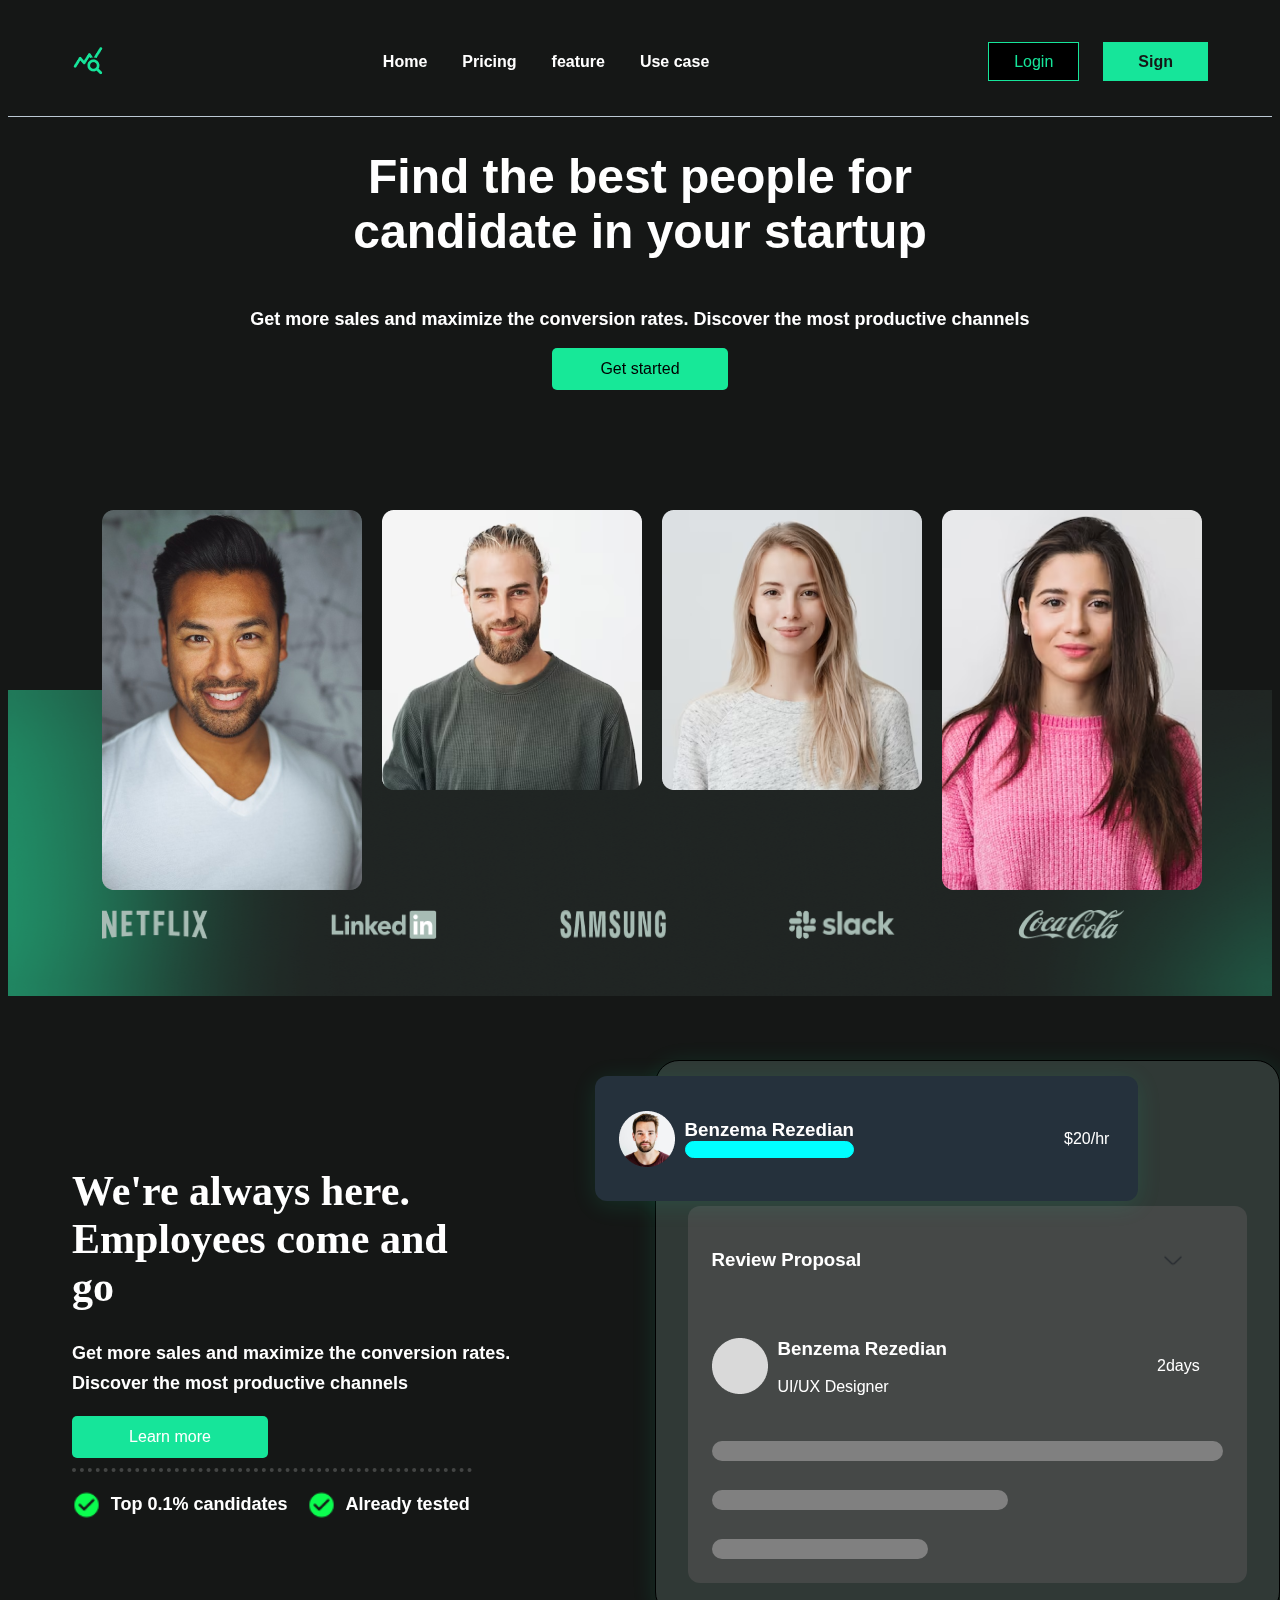
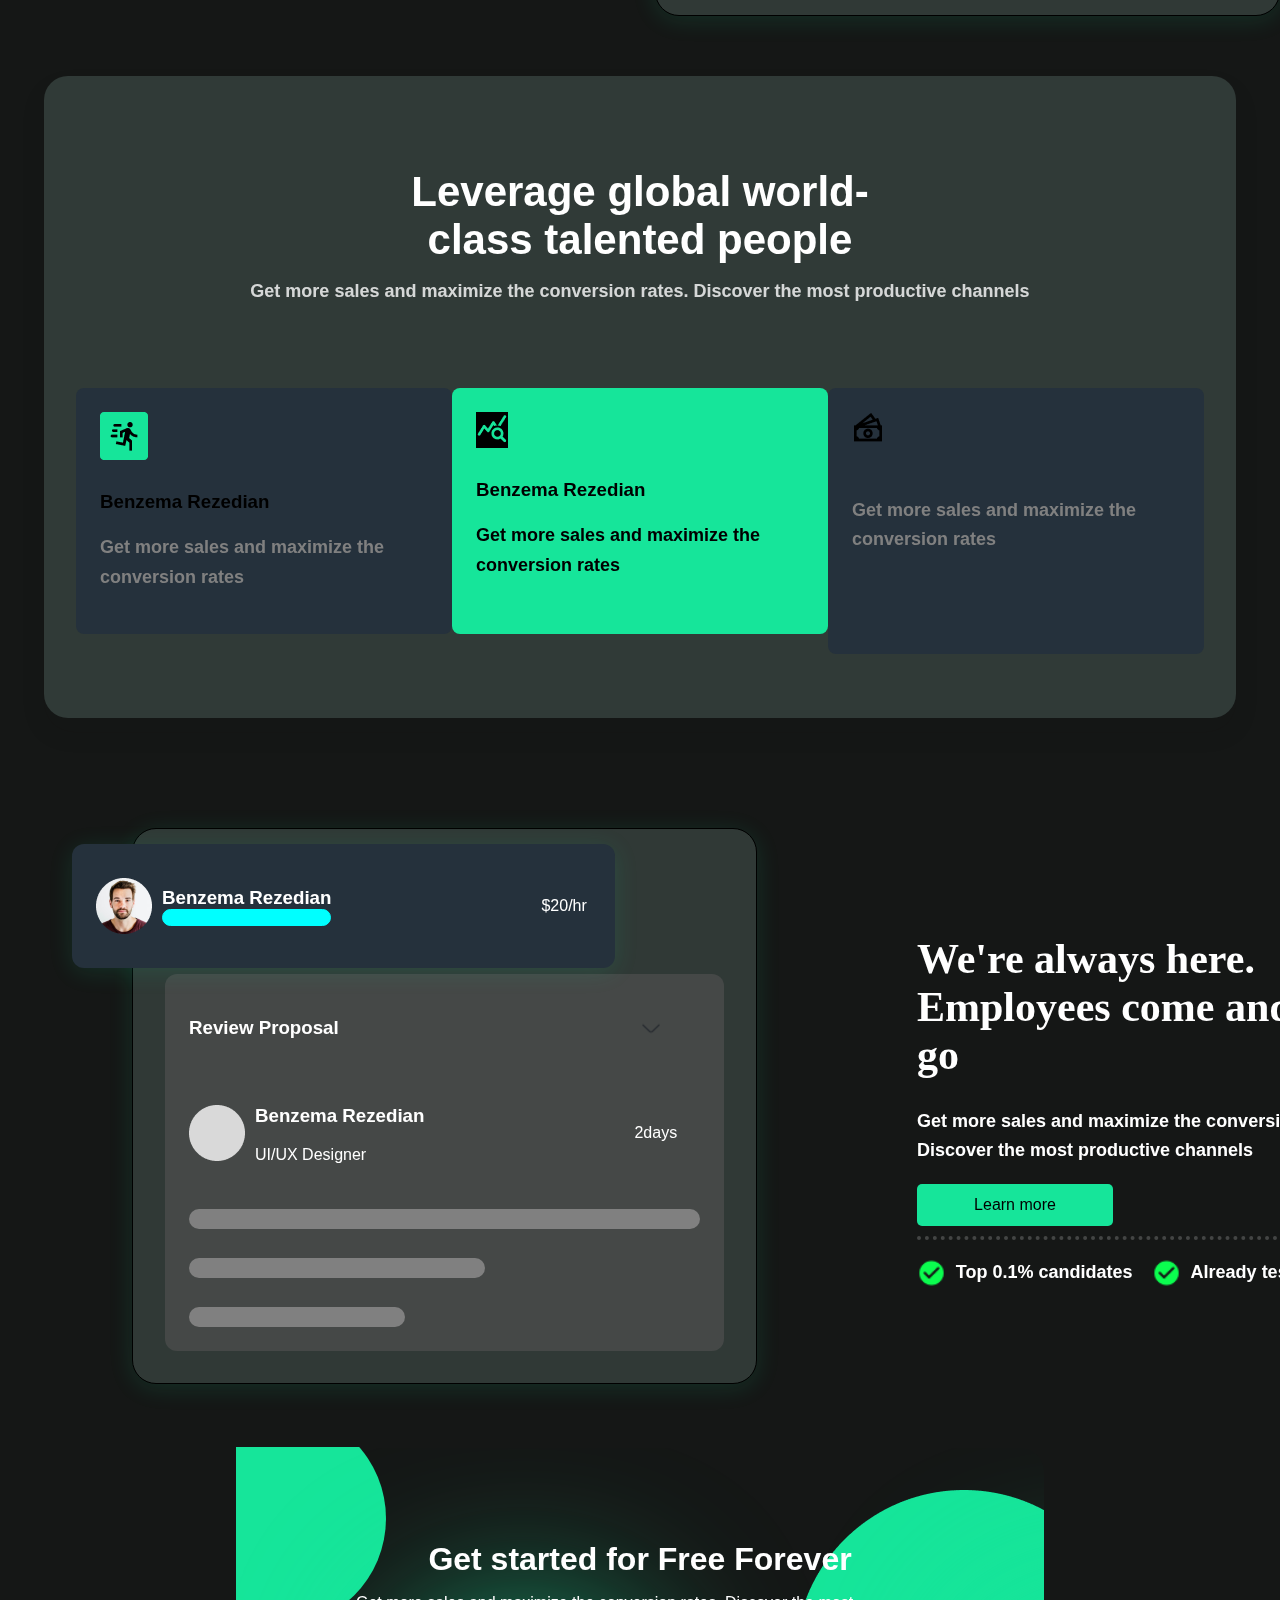
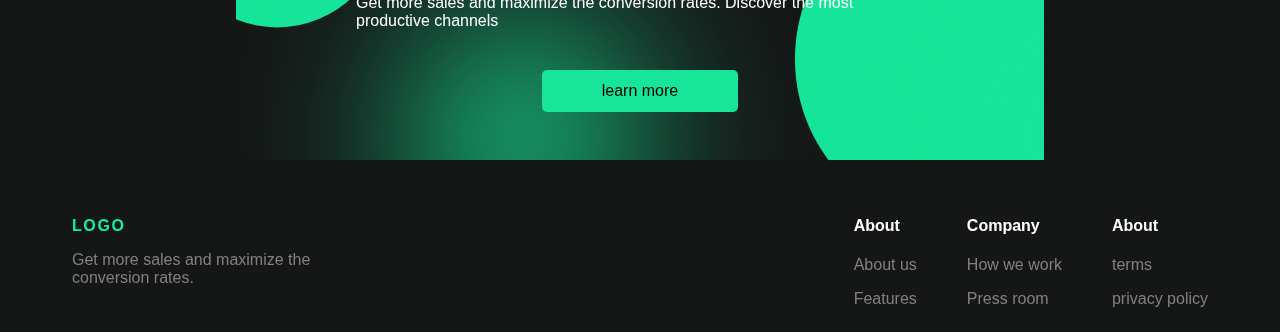
<file: index.html>
<!DOCTYPE html>
<html lang="en">
<head>
    <link rel="stylesheet" href="style.css">
    <meta charset="UTF-8">
    <meta name="viewport" content="width=device-width, initial-scale=1.0">
    <link rel="icon" href="ic_round-query-stats.png">
    <title> 
        DANIEL-FIGMA</title>
</head>
<body>
    <div class="cont">
    <div class="navbar">
        <div class="container">
        <div class="logo">
            <h4><img src="ic_round-query-stats.png" alt=""></h4>
        </div>
        <div class="nav">
            <P>Home</P>
            <p>Pricing</p>
            <p>feature</p>
            <p>Use case</p>
        </div>

        <div class="signs"> 
            <div class="login">
                 <a href="1join.html">Login</a>
            </div>
            <div class="sign">
               <a href="1sign in.html">Sign</a>
            </div>
        </div>
        </div>
        <div class="java">
    <div id="myNav" class="overlay">
        <div onclick="closeNav()" style="color: red; font-size: 60px; cursor: pointer;" class="close" >&times;</div>
        <div class="overlay-content">
            <a href="#">Home</a>
            <a href="#">pricing</a>
            <a href="#">features</a>
            <a href="#">Use case</a>
            <div class="logi">
            <a href="1join.html">Login</a></div>
            <div class="sig">
            <a href="1sign in.html">Sign </a></div>
                </div>
                </div>
                    <span style="font-size: 30px;cursor: pointer;" class="open" onclick="openNav()" style="color: white;">
                        <a href="javascript:void(0)">
                            &#9776;
                        </a>
                       </span>
                    </div>
                </div>
    </div>
    <div class="begin">
    <h1>Find the best people for candidate in your startup</h1>
    <p>Get more sales and maximize the conversion rates. Discover the most productive channels</p>
    <div class="started">
        Get started
    </div>
    </div>
    <div class="images">
        <div class="index">
            <img src="Rectangle 22.png" alt="">
        </div>
        <div class="container1">
        <div class="link">
            <img src="🦆 icon _brand netflix_ (1).png" alt="">
            <img src="🦆 icon _linkedin_.png" alt="">
            <img src="🦆 icon _samsung_.png" alt="">
            <img src="🦆 icon _slack_.png" alt="">
            <img src="🦆 icon _brand cocal cola_.png" alt="">
        </div>
        <div class="img">
            <img src="Rectangle 21 (5).png" alt="" class="first">
            <img src="Rectangle 21 (2).png" alt="" class="second">
            <img src="Rectangle 21 (3).png" alt="" class="second">
            <img src="Rectangle 21 (4).png" alt="" class="first">
        </div>
        <div class="im">
            <img src="Rectangle 21 (5).png" alt="" class="first">
            <img src="Rectangle 21 (2).png" alt="" class="second">
            <img src="Rectangle 21 (3).png" alt="" class="second">
            <img src="Rectangle 21 (4).png" alt="" class="first">
        </div>
    </div>
    </div>
    <div class="container1">
    <div class="flex">
    <div class="word">
        <h1>We're always here.
            Employees come 
            and go</h1>
            <p>Get more sales and maximize the conversion rates. Discover the most productive channels</p>
            <div class="learn">Learn more</div>
            <div class="dotted"></div>
            <div class="sam">
            <div class="check">
                <img src="check_circle_24px.png" alt="">
                <p>Top 0.1% candidates</p>
            </div>
            <div class="checks  ">
                <img src="check_circle_24px.png" alt="">
                <p>Already tested</p>
            </div>
            </div>
    </div><br>
    <div class="relative">
        <div class="emma">
    <div class="parent">
        <div class="child">
            <div class="h3">
            <h3>Review Proposal</h3>
            <img src="arrow-down.png" alt="">
            </div>
            
            <div class="benz">
                <img src="Ellipse 5.png" alt="">
                <div class="seprate">
                <h3>Benzema Rezedian</h3>
                <p>UI/UX Designer</p>
                </div>
                <p>2days</p>
            </div>
            <div class="border1"></div>
            <div class="border2"></div>
            <div class="border3"></div>
        </div>
        </div>
        </div>
        <div class="ui">
        <img src="Ellipse 5 (1).png" alt="">
        <div class="seprate">
            <h3>Benzema Rezedian <br>
                <div style="border: 1px solid aqua; height: 15px; border-radius: 30px; background-color: aqua;" ></div>
            </h3>
            <div class="bord"></div>
            </div>
            <p>$20/hr</p>
        </div>
    </div>
        </div>
    </div>
    <div class="jose">
        <div class="mother">
            <h1>Leverage global world- <br> class talented people</h1>
            <p>Get more sales and maximize the conversion rates. Discover the most productive channels</p>
            <div class="gather">
            <div class="div">
                    <img src="Frame 35.png" alt="">
                <h3>Benzema Rezedian</h3>
                <p>Get more sales and maximize the conversion rates</p>
            </div>
            <div class="divs">
                <div class="ic">
                <img src="ic_round-query-stats.png" alt="">
                </div>
            <h3>Benzema Rezedian</h3>
            <p>Get more sales and maximize the conversion rates</p>
        </div>
        <div class="divz">
            <img src="tdesign_money.png" alt="">
        <p>Get more sales and maximize the conversion rates</p>
    </div>
            </div>
        </div>
    </div>
    <div class="container1">
        <div class="flex1">
            <div class="relative">
                <div class="emma">
            <div class="parent">
                <div class="child">
                    <div class="h3">
                    <h3>Review Proposal</h3>
                    <img src="arrow-down.png" alt="">
                    </div>
                    
                    <div class="benz">
                        <img src="Ellipse 5.png" alt="">
                        <div class="seprate">
                        <h3>Benzema Rezedian</h3>
                        <p>UI/UX Designer</p>
                        </div>
                        <p>2days</p>
                    </div>
                    <div class="border1"></div>
                    <div class="border2"></div>
                    <div class="border3"></div>
                </div>
                </div>
                </div>
                <div class="ui">
                <img src="Ellipse 5 (1).png" alt="">
                <div class="seprate">
                    <h3>Benzema Rezedian
                        <div
                        style="border: 1px solid aqua; height: 15px; border-radius: 30px; background-color: aqua;"></div>
                    </h3>
                    <div class="bord"></div>
                </div>
                    <p>$20/hr</p>
                </div>
            </div>
            <div class="words">
                <h1>We're always here.
                    Employees come 
                    and go</h1>
                    <p>Get more sales and maximize the conversion rates. Discover the most productive channels</p>
                    <div class="learn">Learn more</div>
                    <div class="dotted"></div>
                    <div class="sam">
                    <div class="check">
                        <img src="check_circle_24px.png" alt="">
                        <p>Top 0.1% candidates</p>
                    </div>
                    <div class="checks">
                        <img src="check_circle_24px.png" alt="">
                        <p>Already tested</p>
                    </div>
                    </div>
            </div><br>
                </div><br><br><br>
                <div class="frosh">
                    <div class="ella">
                        <div class="img1">
                            <img src="Ellipse 49.svg" alt="">
                    </div>
                    <div class="img2">
                        <img src="Ellipse 48.png" alt="">
                    </div>
                            <h1>Get started for Free Forever</h1>
                            <p>Get more sales and maximize the conversion rates. Discover the most productive channels</p>
                            <div class="learn">learn more</div>
                        </div>
                    </div><br><br>
                    <div class="finish">
                    <div class="log">
                        <div class="logo">LOGO</div>
                        <p>Get more sales and maximize the <br>conversion rates.</p>
                    </div>
                    <div class="footer">
                        <div class="about">
                            <h4>About</h4>
                            <p>About us</p>
                            <p>Features</p>
                        </div>
                        <div class="company">
                            <h4>Company</h4>
                            <p>How we work</p>
                            <p>Press room</p>
                        </div>
                        <div class="about">
                            <h4>About</h4>
                            <p>terms</p>
                            <p>privacy policy</p>
                        </div>
                    </div>
                    </div>
                </div>
            </div>
        </div>
        <SCript src="app.js"></SCript>
    </body>
</html>
</file>
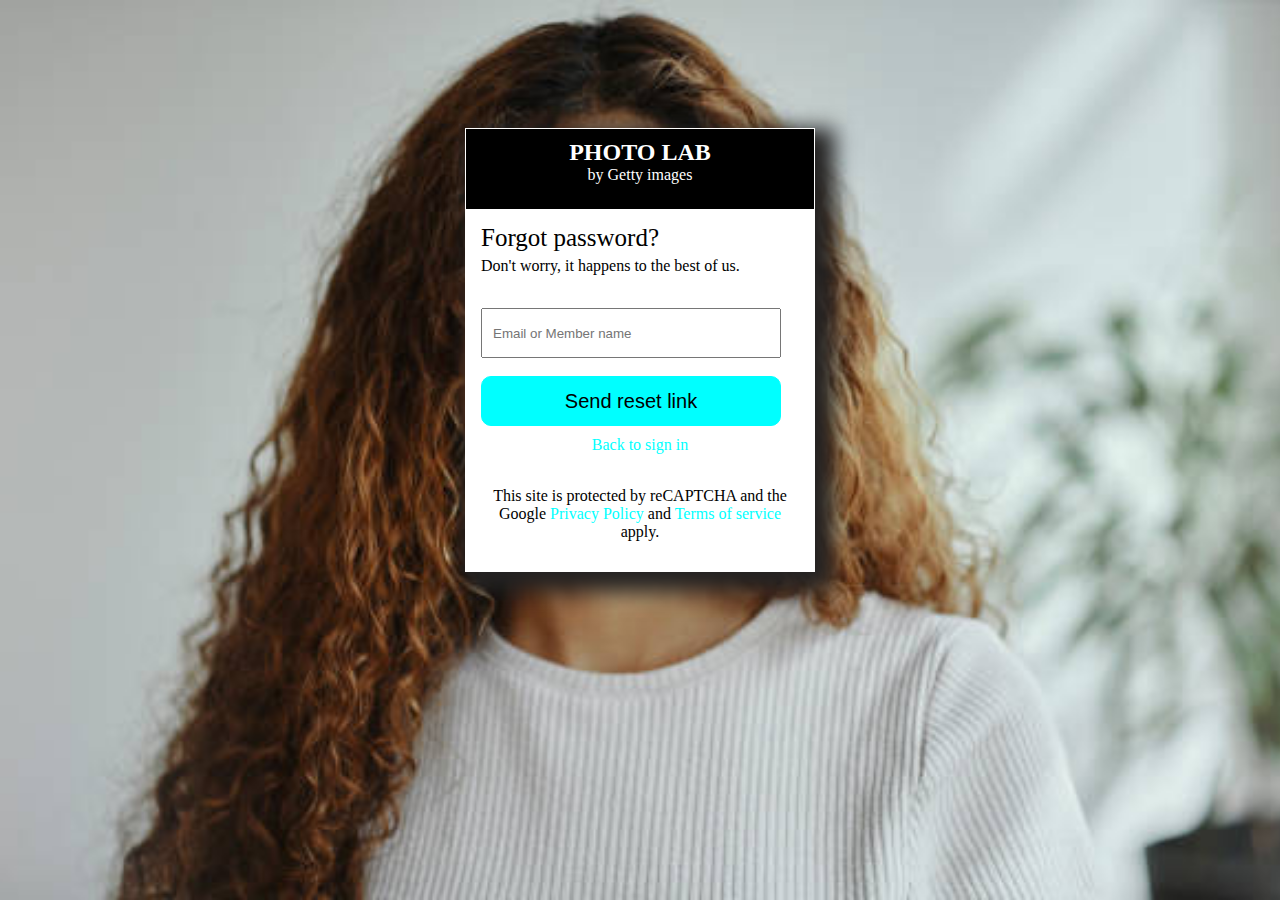
<file: 1forget.html>
<!DOCTYPE html>
<html lang="en">
  <head>
    <meta charset="UTF-8" />
    <meta name="viewport" content="width=device-width, initial-scale=1.0" />
    <title>Document</title>
    <link rel="stylesheet" href="1sign in.css" />
  </head>
  <body>

  <div class="border">
    <div class="center">
   <div class="flex">
    <div class="h2">
        <h2>PHOTO LAB</h2>
        <p>by Getty images</p>
    </div>
    <div class="gap">
    <h3 class="h3">Forgot password?</h3>
    <p>Don't worry, it happens to the best of us.</p><br>
    <form action="1Vellum wallpapers.html">
        <input type="email
        "  id="text" placeholder="Email or Member name" style="height: 50px; width: 300px; padding: 10px;" required> <br><br>
        <input type="submit" value="Send reset link" class="abutton">
        <p style="text-align: center;"><a href="1sign in.html">Back to sign in</a></p><br>
        <div class="link">
            <p>This site is protected by reCAPTCHA and the Google <a href="https://policies.google.com/privacy">Privacy Policy</a> and <a href="https://policies.google.com/terms">Terms of service</a> apply.</p>
        </div>
    </form>
    </div>
   </div>
    </div>

</div>
</div>
</body>
</html>
</file>
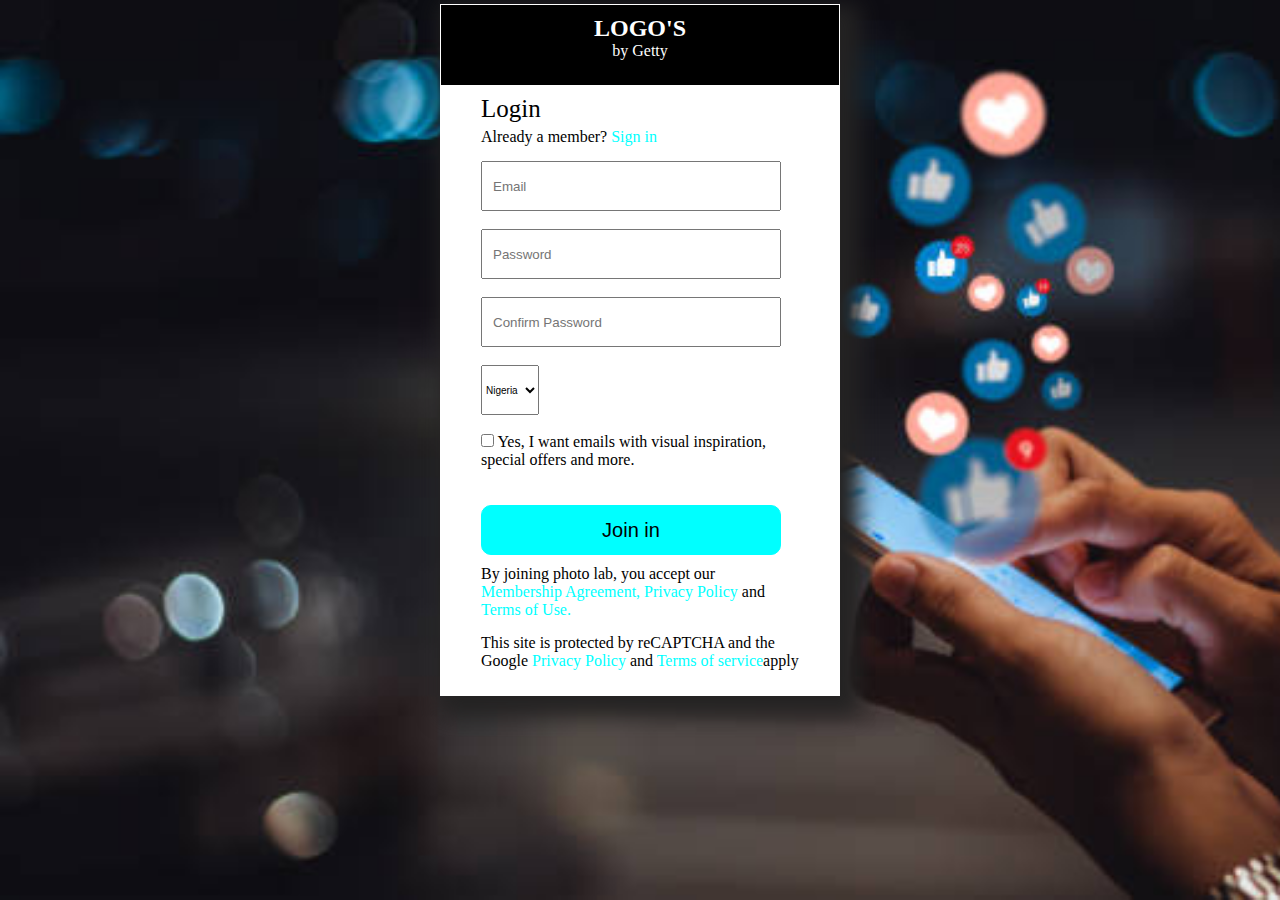
<file: 1join.html>
<!DOCTYPE html>
<html lang="en">
  <head>
    <meta charset="UTF-8" />
    <meta name="viewport" content="width=device-width, initial-scale=1.0" />
    <title>Document</title>
    <link rel="stylesheet" href="1join.css" />
  </head>
  <body>

  <div class="border">
    <div class="center">
   <div class="flex">
    <div class="h2">
        <h2>LOGO'S</h2>
        <p>by Getty</p>
    </div>
    <div class="gap">
    <h3 class="h3">Login</h3>
    <p>Already a member? <a href="1sign in.html">Sign in </a></p>
    <form action="1Vellum wallpapers.html">
        <input type="email"  id="email" placeholder="Email" style="height: 50px; width: 300px; padding: 10px;" required> <br><br>
        <input type="password" id="pwd" style="width:300px; height: 50px; padding: 10px;" placeholder="Password" required><br><br>
          <input type="password" id="pwd" style="width:300px; height: 50px; padding: 10px;" placeholder="Confirm Password" required><br><br>
          <select id="cars" name="country" required style="width: inherit; font-size: 10px;">
            <option value="volvo" >Nigeria</option>
            <option value="saab">Andorra	</option>
            <option value="mercedes">Angola</option>
           <option value="audi">Albania	</option>
           <option value="country">London</option>
           <option value="">Ghana</option>
           <option value="">Togo</option>
           <option value="">Englad</option>
           <option value="">USA</option>
           <option value="">Egypt</option>
          </select><br><br>
          <input type="checkbox" id="vehicle1"
          name="vehicle1" value="email" required>
          <label for="cars">Yes, I want emails with visual inspiration, special offers and more.</label><br><br> <br>
          <input type="submit" value="Join in" class="abutton">
    </form>
    <div style="text-align: left; width: 100%;">
    <p>By joining photo lab, you accept our <a href="https://www.istockphoto.com/legal/privacy-policy">Membership Agreement, Privacy Policy</a> and <a href="https://www.istockphoto.com/legal/terms-of-use">Terms of Use.</a></p>
    <p>This site is protected by reCAPTCHA and the Google <a href="https://policies.google.com/privacy">Privacy Policy </a>and <a href="https://policies.google.com/terms"> Terms of service</a>apply</p>
    </div>
    </div>
   </div>
    </div>
</div>
</body>
</html>
</file>
<file: style.css>
@import url('https://fonts.googleapis.com/css2?family=Montserrat:wght@100;200;300;400;600;700&family=Mulish:wght@200;300;500;600;800&display=swap')
* {
    box-sizing: border-box;
    padding: 0;
    margin: 0;
}

body {
    background-color: #151716;
    ;
    font-family: 'Montserrat', sans-serif;
    font-family: 'Mulish', sans-serif;
    overflow-x: hidden;
}

.navbar {
    border-bottom: 1px solid var(--Light-Grey, #BBC8D4);
    display: flex;
    width: 100%;
    justify-content: space-evenly;
    align-items: center;
    font-family: 'Montserrat', sans-serif;
    font-family: 'Mulish', sans-serif;
    position: sticky;
    top: 0;

}
.cont {
    position: sticky;
    top: 0;
    background-color: #151716;
    z-index: 10;

}
.logo {
    color: #11EF9F;
    font-size: 16px;
    font-style: normal;
    font-weight: 800;
    line-height: normal;
    letter-spacing: 1.6px;
    text-transform: uppercase;
    cursor: pointer;
}

.nav {
    display: flex;
    width: 100%;
    padding: 24px 40px;
    justify-content: center;
    align-items: center;
    color: #FFF;
    font-size: 16px;
    font-style: normal;
    gap: 35px;
    font-weight: 700;
    line-height: 175.7%;
    cursor: pointer;
}

.nav p:hover , p:active {
    color: aqua;
}
.nav p:focus {
    color: red;
}
.signs {
    display: flex;
    align-items: center;
    gap: 24px;
    align-items: center;
}
.signs a:hover {
    height: 50px;
    width: 110px;
}
.signs button:focus {
    border: #232423 5px solid;

}
.overlay {
    height: 0%;
    width: 100%;
    position: fixed;
    z-index: 100;
    top: 0;
    left: 0;
    background-color: black;
    overflow: hidden;
    transition: 0.5s;
}
.overlay-content {
    position: relative;
    top: 0;
    text-align: center;
    margin-top: 3px;
    display: flex;
    flex-direction: column;
    align-items: center;
    
}
.overlay:hover {
    color: aqua;
}
.close {
 color: red; 
 font-size: 60px;
  cursor: pointer;
  display: flex;
  justify-content: flex-start;
}
.close:hover {
    color: aqua;
}
.overlay a {
    padding: 8px;
    scroll-padding-top: -20px;
    text-decoration: none;
    font-size: 25px;
    color: white;
    display: block;
}
.overlay a:hover , a:focus {
    color: aqua;
    border-bottom: 1px solid aqua;
    width: inherit;
    width: 110px;
}
.overlay .closebtn {
    position: absolute;
    top: 20px;
    right: 45px;
}
.open a {
    color: white;
    text-decoration: none;
}
.open a:hover, a:active {
    color: aqua;
}
.img .first:hover {
    height: 400px;
    width: 155px;
}
.img .second:hover {
    width: 155px;
    height: 300px;
}
.started:hover {
    height: 30px;
    width: 110px;
}
 .login a   {
    padding: 10px 25px;
    color: #16E59A;
    background-color: black;
    border: #16E59A 1px solid;
    text-decoration: none;
    text-align: center;
}
.close {
    display: flex;
}
.logi a {
    padding: 10px 25px;
    color: #16E59A;
    background-color: black;
    border: #16E59A 1px solid;
    text-decoration: none;
    text-align: center;
    width: 100px;
    font-size: 25px;
    margin-bottom: 20px;
    margin-top: 10px;
}
.logi a:hover {
    background-color: rgb(71, 67, 67);
    width: 100px;

}
.sig a {
    background: #16E59A;
    padding: 11px 35px;
    color: #151716;
    font-size: 25px;
    font-weight: 700;
    text-decoration: none;
    width: 100px;
}

.sig a:hover {
    color: white;
    width: 100px;

}
.login a:hover {
    padding: 12px 28px;
    background-color: white;
}
.login a:focus {
    border: #16E59A 5px solid;

}
.container1 {
    width: min(100% - 10vw, 1400px);
    margin-inline: auto;
    position: relative;
}

.container {
    width: min(100% - 10vw, 1400px);
    margin-inline: auto;
    display: flex;
    justify-content: space-evenly;
    align-items: center;
    font-family: 'Montserrat', sans-serif;
    font-family: 'Mulish', sans-serif;
}

.sign a {
    background: #16E59A;
    padding: 11px 35px;
    color: #151716;
    font-size: 16px;
    font-weight: 700;
    text-decoration: none;
}
.sign a:hover {
    padding: 12px 37px;
}
.sign a:focus {
    border: 5px solid #151716;
}

.begin {
    display: flex;
    flex-direction: column;
    justify-content: center;
    align-items: center;
}

.begin h1 {
    color: #FFF;
    text-align: center;
    font-size: 48px;
    font-style: normal;
    font-weight: 800;
    line-height: normal;
    width: 744px;
}

.begin p {
    color: #FFF;
    text-align: center;
    font-size: 18px;
    font-style: normal;
    font-weight: 600;
}

.started {
    display: flex;
    padding: 12px 48px;
    justify-content: center;
    align-items: center;
    gap: 10px;
    border-radius: 5px;
    background: #17E898;
}

.index img {
    width: 100%;
    height: 306px;
    flex-shrink: 0;
    background: rgba(48, 58, 55, 0.40);
    backdrop-filter: blur(112px);
    z-index: -1;
    position: relative;
    margin-top: 300px;
}

.link img {
    width: 106.172px;
    height: 28.879px;
    margin-top: -100px;
    display: flex;
    justify-content: space-between;
}

.link {
    position: absolute;
    z-index: 1;
    display: flex;
    justify-content: space-between;
    width: 90%;
    padding: 10px 30px;
}
.im {
    display: none;
}
.ham {
    display: none;
}
.img {
    position: absolute;
    z-index: 1;
    display: flex;
    justify-content: space-between;
    width: 90%;
    padding: 10px 30px;
    height: 400px;
    margin-top: -500px;
    gap: 20px;
}

.img img {
    display: flex;
    justify-content: space-between;
}

.first {
    width: 150px;
    height: 380px;
}

.second {
    width: 150px;
    height: 280px;
}

.parent {
    display: flex;
    width: 559px;
    height: 490px;
    padding: 32px;
    margin: 10px 60px;
    flex-direction: column;
    justify-content: flex-end;
    align-items: center;
    gap: 27px;
    border-radius: 24px;
    border: 1px solid #000;
    background: #303936;
    box-shadow: 0px 4px 24px 0px rgba(22, 229, 154, 0.12);
}

.child {
    display: flex;
    padding: 24px;
    flex-direction: column;
    align-items: flex-start;
    gap: 29px;
    align-self: stretch;
    border-radius: 12px;
    background: #454847;
    color: white;
}

.h3 {
    display: flex;
    justify-content: space-between;
    justify-content: center;
    align-items: center;
}

.h3 img {
    display: flex;
    width: 24px;
    height: 24px;
    margin-left: 300px;
}

.benz {
    display: flex;
    align-items: center;
    gap: 10px;
}

.benz img {
    width: 56px;
    height: 56px;
}

.seprate {
    margin-right: 200px;
}

.border1 {
    height: 20px;
    align-self: stretch;
    border-radius: 30px;
    background: #808080;
}

.border2 {
    width: 296px;
    height: 20px;
    border-radius: 30px;
    background: #808080;
}

.border3 {
    width: 216px;
    height: 20px;
    border-radius: 30px;
    background: #808080;
}

.word {
    color: white;
    width: 46%;
}

.learn {
    display: flex;
    width: 100px;
    padding: 12px 48px;
    justify-content: center;
    align-items: center;
    gap: 10px;
    border-radius: 5px;
    background: #16E59A;
}

.dotted {
    display: flex;
    padding-bottom: 0px;
    flex-direction: column;
    justify-content: center;
    align-items: flex-start;
    gap: 24px;
    width: 400px;
    border-bottom: 4px dotted rgba(255, 255, 255, 0.20);
    padding-bottom: 10px;
}

.check {
    display: flex;
    align-items: center;
}

.check img {
    height: 30px;
    margin-right: 10px;
}

.checks {
    display: flex;
    align-items: center;
    margin-left: -250px;
}

.checks img {
    height: 30px;
    margin-right: 10px;
}

.sam {
    display: flex;
}

.word h1 {
    align-self: stretch;
    color: #FFF;
    width: 400px;
    font-family: Mulish;
    font-size: 42px;
    font-style: normal;
    font-weight: 700;
    line-height: normal;
}

.word p {
    width: 446px;
    color: #FFF;
    font-size: 18px;
    font-style: normal;
    font-weight: 600;
    line-height: 163.15%;
}

.words h1 {
    align-self: stretch;
    color: #FFF;
    width: 400px;
    font-family: Mulish;
    font-size: 42px;
    font-style: normal;
    font-weight: 700;
    line-height: normal;
}

.words p {
    width: 446px;
    color: #FFF;
    font-size: 18px;
    font-style: normal;
    font-weight: 600;
    line-height: 163.15%;
}

.ui {
    display: flex;
    gap: 10px;
    color: white;
    width: 495px;
    padding: 24px;
    margin-top: -550px;
    align-items: center;
    position: absolute;
    border-radius: 12px;
    background: var(--Black, #25313C);
    box-shadow: 0px 4px 24px 0px rgba(22, 229, 154, 0.12);
}

.emma {
    position: relative;
}
.jose {
    width: 100%;
    display: flex;
    justify-content: center;
    align-items: center;
}
.mother {
    padding: 64px 32px;
    gap: 64px;
    display: flex;
    flex-direction: column;
    border-radius: 24px;
    background: #303A37;
    align-items: center;
    box-shadow: 0px 14px 24px 0px rgba(18, 21, 20, 0.10);
    width: 100%;
}

.mother h1 {
    width: 533px;
    color: #FFF;
    text-align: center;
    font-size: 42px;
    font-style: normal;
    font-weight: 700;
    line-height: normal;
}

.mother p {
    align-self: stretch;
    color: rgba(255, 255, 255, 0.80);
    text-align: center;
    font-size: 18px;
    font-style: normal;
    font-weight: 600;
    line-height: 163.15%;
    margin-top: -80px;
}

.div {
    display: flex;
    width: 328px;
    padding: 24px;
    flex-direction: column;
    align-items: flex-start;
    gap: 12px;
    border-radius: 8px;
    background: #25313C;
    margin-bottom: 20px;
}
.div:hover {
    box-shadow: aqua 5px 5px 5px 5px ;
}
.gather p {
    margin-top: -10px;
    color: black;
    font-size: 18px;
    font-style: normal;
    font-weight: 600;
    line-height: 163.15%;
    text-align: left;
}

.div p {
    color: grey;
}

.divs {
    display: flex;
    width: 328px;
    padding: 24px;
    flex-direction: column;
    align-items: flex-start;
    gap: 12px;
    border-radius: 8px;
    color: black;
    background: #16E59A;
    margin-bottom: 20px;
}
.divs:hover {
    box-shadow: #126abd 5px 5px 5px 5px;
}

.ic {
    background-color: black;
}

.divz {
    display: flex;
    width: 328px;
    padding: 24px;
    flex-direction: column;
    align-items: flex-start;
    gap: 12px;
    border-radius: 8px;
    background: #25313C;
}
.divz:hover {
    box-shadow: aqua 5px 5px 5px 5px ;
}

.divz img {
    margin-bottom: 50px;
}

.divz p {
    color: grey;
}

.ella {
    background-image: url(Ellipse\ 50.svg);
    display: flex;
    width: 50%;
    padding: 48px 120px;
    flex-direction: column;
    justify-content: center;
    align-items: center;
    gap: 24px;
    border-radius: 24px;
    position: relative;
    background-size: contain;
}

.ella p {
    margin-top: -30px;
    color: white;
}

.ella h1 {
    color: white;
}

.img1 img {
    width: 150px;
    height: 205px;
    position: absolute;
    left: -0px;
    top: -1px;
    z-index: -1;
}

.img2 {
    width: 338px;
    height: 338px;
    position: absolute;
    right: -89px;
    bottom: -68px;
    z-index: -1;
}

.frosh {
    width: 100%;
    display: flex;
    justify-content: center;
    align-items: center;
}
.finish {
    display: flex;
    justify-content: space-between;
    align-items: center;
}
.footer {
    display: flex;
    gap: 50px;
    flex-wrap: wrap;
}
.finish p {
    color: grey;
    cursor: pointer;
}
.footer p:hover , .footer p:active {
    border-bottom: 1px solid white;
}
.ui:hover {
    height: 100px;
    width: 500px;
    transition: 0.0s;
    box-shadow: #11EF9F 1px 10px 20px 5px;
}
.java {
    display: none;
}
@media screen and (max-width:667px) {
    body {
        overflow-x: hidden;
    }
}
@media screen and (min-width:1200px) {
    .flex {
        display: flex;
        justify-content: space-between;
        margin-top: 50px;
        align-items: center;
    }
    .flex1 {
        display: flex;
        justify-content: space-between;
        margin-top: 50px;
        align-items: center;
        gap: 100px;
    }
    .finish h4 {
        color: white;
    }
    .gather {
        display: flex;
        justify-content: space-between;
    }
    .first {
        width: 260px;
        height: 380px;
    }

    .second {
        width: 260px;
        height: 280px;
    }
    .mother {
        width: 1160px;
        margin: 50px 150px;
    }
}
@media screen and (max-width:500px)  {
    .overlay {
        transition: 2s;
        width: 400px;
    }
    .java {
        display: block;
    }
    body {
        overflow-x: hidden;
    }
    .sign , .login , .nav {
        display: none;
    }
    .navbar {
        height: 50px;
        gap: 300px;
    }
    .ham {
        display: block;
    }
    .ham img{
        width: 90px;
    }
    .begin {
        margin-top: 50px;
    }
    .begin h1 {
        font-size: 30px;
        width: 100%;
    }
    .started {
        width: 60%;
        margin: 10px 20px;
    }
    .index {
        display: none;
    }
    .link {
        display: none;
    }
    .img {
        display: none;
    }
    .im {
        display: flex;
        flex-direction: column;
        gap:30px;
        margin-top: 50px;
    }
    .im img {
        width: 100%;
        height: auto;
    }
    .word {
        text-align: center;
    }
    .sam {
        display: flex;
        flex-direction: column;
    }
    .checks {
        margin-left: 10px;
    }
    .learn {
        width: 170px;
    }
    .benz {
        display: flex;
        flex-direction: column;
        align-items: flex-start;
    }
    .parent {
        width: 350px;
        margin: 0 auto ;
    }
    .ui {
        width: 350px;
    }
    .seprate {
        margin-right: 50px;
    }
    .mother {
        width: 400px;
        margin: 50px 0;
    }
    .ella {
        background-image: none;
        border-radius: 26.2px;
        background: #303A37;
    }
    .ella p , h1{
        width: 300px;
        text-align: center;
    }
    .img1 , .img2 {
        display: none;
    }
    .finish {
        display: flex;
        flex-direction: column;
        text-align: left;
        align-items: self-start;
    }
}
@media screen and (max-width:375px) {
    .navbar {
        gap: 270px;
    }
    .flex .word h1 {
        width:338px;
        font-size: 38px;
    }
    .flex .word p {
        width: 310px;
        font-size: 14px;
    }
    .flex1 .words h1 {
        width: 320px;
    }
    .flex1 .words p {
        width: 380px;
    }
    .ui {
        width: 250px;
    }
    .parent {
        width: 250px;
        margin-top: 10px;
        height: 600px;
    }
    .child {
        align-self: stretch;
    }
    .border2 {
        width: 200px;
    }
    .border3 {
        width: 150px;
    }
    .mother {
        width: 250px;
    }
    .mother h1 {
        width: 400px;
        font-size: 26px;
        padding-bottom: 20px;
    }
    .mother p {
        font-size: 14px;
    }
    .div {
        width: 220px;
    }
    .divs {
        width: 220px;
    }
    .divz {
        width: 220px;
    }
    .ella {
        width: 100px;
    }
}
@media screen and (max-width:320px) {
    .overlay {
        width: 320px;
        overflow-x: hidden;
    }
 body {
    overflow-x: hidden  ;
 }
    .cont {
        width: min(100% - 20vw, 320px);
        margin-inline: auto;
        position: relative;
    } 
    .navbar {
        gap: 200px;
    }
    .overlay a {
        gap: 200px;
    }
    .flex .word h1 {
        width:285px;
        font-size: 35px;
    }
    .flex .word p {
        width: 275px;
        font-size: 12px;
    }
    .flex1 .words h1 {
        width: 270px;
        font-size: 30px;
    }
    .flex1 .words p {
        width: 280px;
    }
    .parent {
        width: 200px;
    }
    .child {
        width: 170px;
    }
    .ui {
        width: 200px;
    }
    .ui h3 {
        font-size: 10px;
    }
    .mother {
        width: 200px;
    }
    .mother h1 {
        width: 300px;
        font-size: 20px;
    }
    .div {
        width: 200px;
    }
    .divs {
        width: 200px;
    }
    .divz {
        width: 200px;
    }
    .border2 {
        width: 120px;
    }
    .border3 {
        width: 100px;
    }
    .ella {
        width: 35px;
    }
    .ella h1 {
        width: 250px;
        font-size: 30px;
        margin: 10px;
        margin-bottom: 20px;
    }
    .footer {
        display: flex;
        gap: 38px;
        flex-wrap: wrap;
}
}
</file>
<file: 1sign in.css>
* {
    box-sizing: border-box;
    margin: 0;
    padding: 0;
  }
  body {
    color: white;
    background-color: black;
    background-image: url(istockphoto-1437816897-612x612.jpg);
    background-repeat: no-repeat;
    background-size: cover;
    height: 100vh;
  }
  .flex {
    border: 1px solid white;
    width: 350px;
    background-color: white;
    box-shadow: 10px 10px 20px 10px rgb(36, 35, 35);
  }
  .h2 {
    background-color: black;
    text-align: center;
    padding: 10px;
  }
  .h2 p {
    color: white;
  }
  .h3 {
    font-size: 25px;
    font-weight: 10;
    color: black;
    margin-bottom: 5px;
  }
  .flex a {
    text-decoration: none;
    color: aqua;
  }
  p {
    margin-bottom: 15px;
    color: black;
  }
  .gap {
    padding: 15px;
  }
  .abutton  {
    border-radius: 10px;
    border: 1px solid aqua;
    background-color: aqua;
    width: 300px;
    height: 50px;
    font-size: 20px;
    padding: 10px;
    margin-bottom: 10px;
  }
  .link {
    text-align: center;
  }
  .center {
    height: 700px;
    display: flex;
    justify-content: center;
    align-items: center;
  }
  
    .clas {
      background-color: aqua;
      width: 100px;
      margin-top: 50px;
      margin-bottom: 10px;
      margin-right: 10px;
      opacity: 0.7;
      height: 25px;
    }
    .clas img:hover {
      opacity: 0.5;
      background-color: white;
    }
    .clas img {
      width: 20px;
    }
</file>
<file: 1join.css>
* {
    box-sizing: border-box;
    margin: 0;
    padding: 0;
  }
  body {
    color: white;
    background-color: black;
    background-image: url(login.jpg);
    background-repeat: no-repeat;
    background-size: cover;
    height: 100vh;
  }
  .flex {
    border: 1px solid white;
    width: 400px;
    background-color: white;
    box-shadow: 10px 10px 20px 10px rgb(36, 35, 35);
  }
  .h2 {
    background-color: black;
    text-align: center;
    padding: 10px;
  }
  .h2 p {
    color: white;
  }
  .h3 {
    font-size: 25px;
    font-weight: 10;
    color: black;
    margin-bottom: 5px;
  }
  .flex a {
    text-decoration: none;
    color: aqua;
  }
  p {
    margin-bottom: 15px;
    color: black;
  }
  .gap {
    padding: 10px 40px;
  }
  .abutton {
    border-radius: 10px;
    border: 1px solid aqua;
    background-color: aqua;
    width: 300px;
    height: 50px;
    font-size: 20px;
    padding: 10px;
    margin-bottom: 10px;
  }
  .link {
    text-align: center;
  }
  .center {
    height: 700px;
    display: flex;
    justify-content: center;
    align-items: center;
  }
  select {
    width: 300px;
    height: 50px;
    font-size: 20px;
  }
  label {
    color: black;
  }
    .clas {
      background-color: aqua;
      width: 100px;
      margin-top: 50px;
      margin-bottom: 10px;
      margin-right: 10px;
      opacity: 0.7;
      height: 25px;
    }
    .clas img:hover {
      opacity: 0.5;
      background-color: white;
    }
    .clas img {
      width: 20px;
    }
</file>
